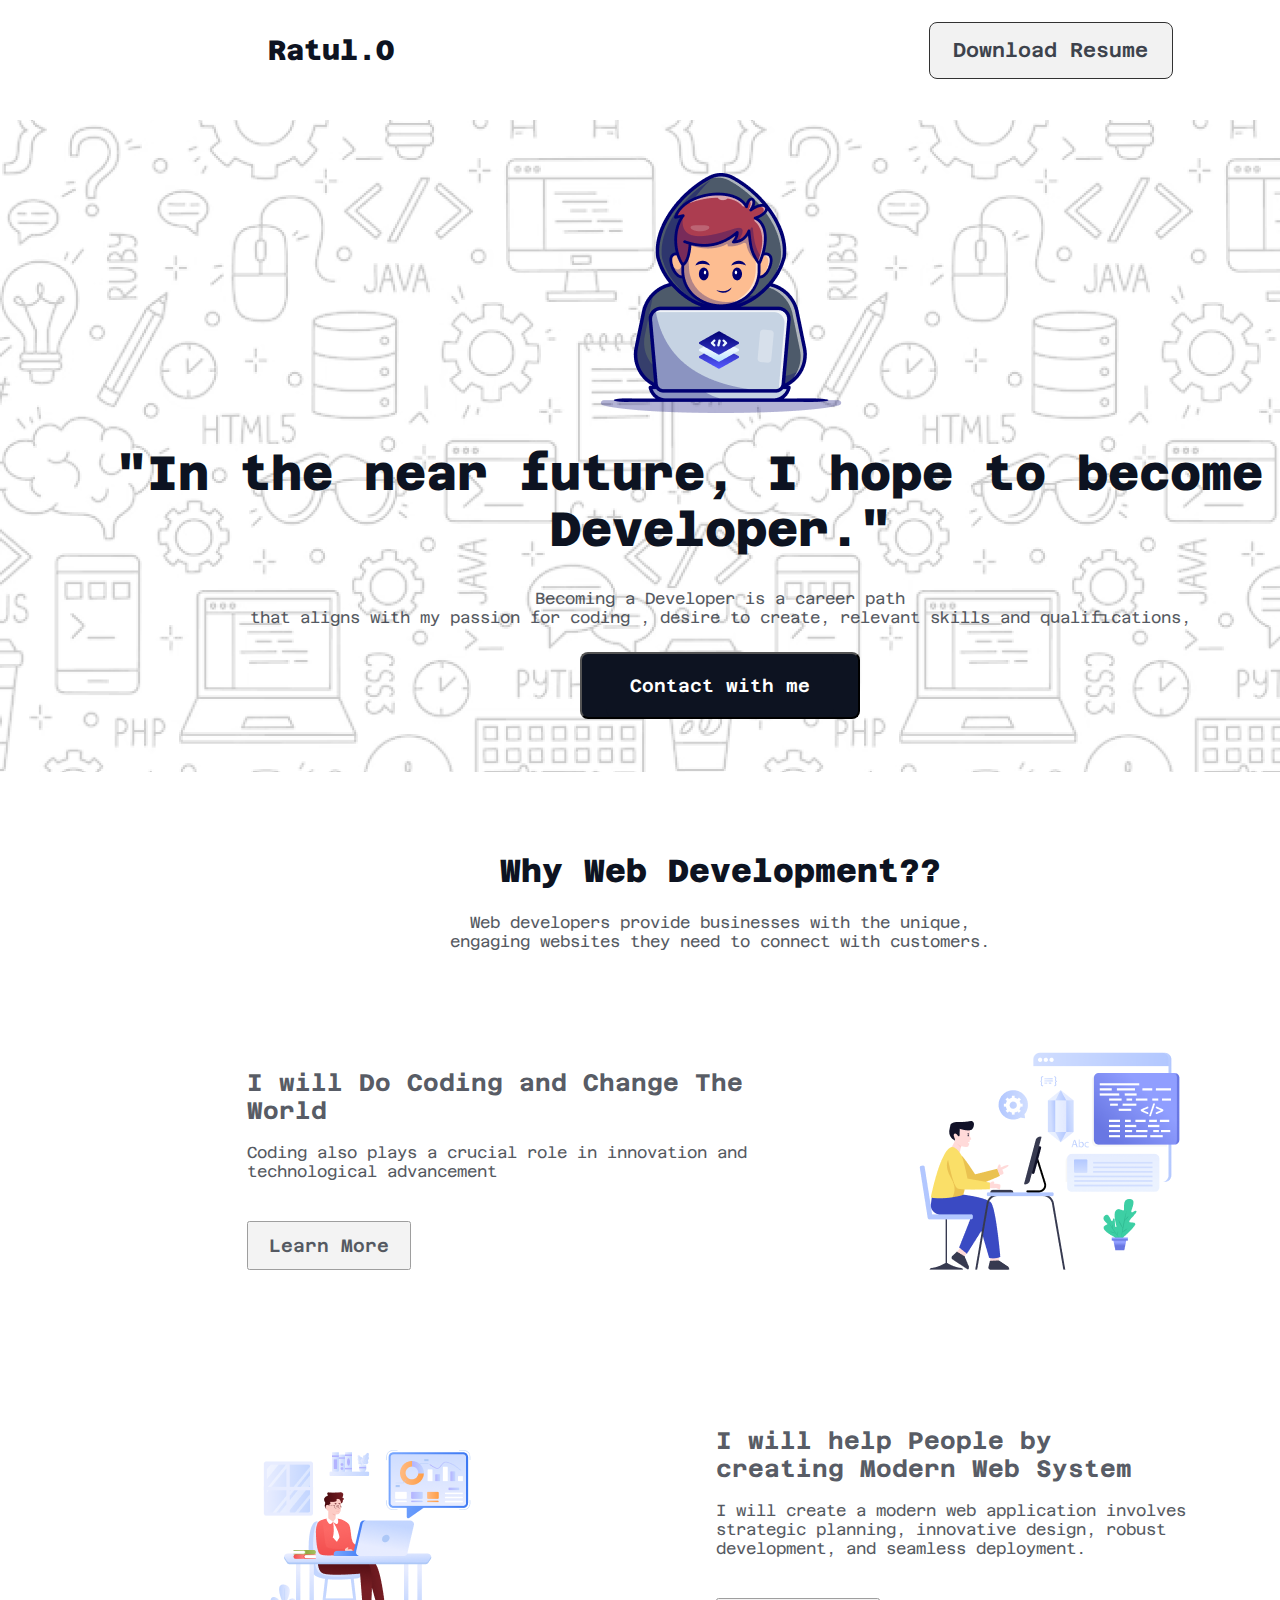
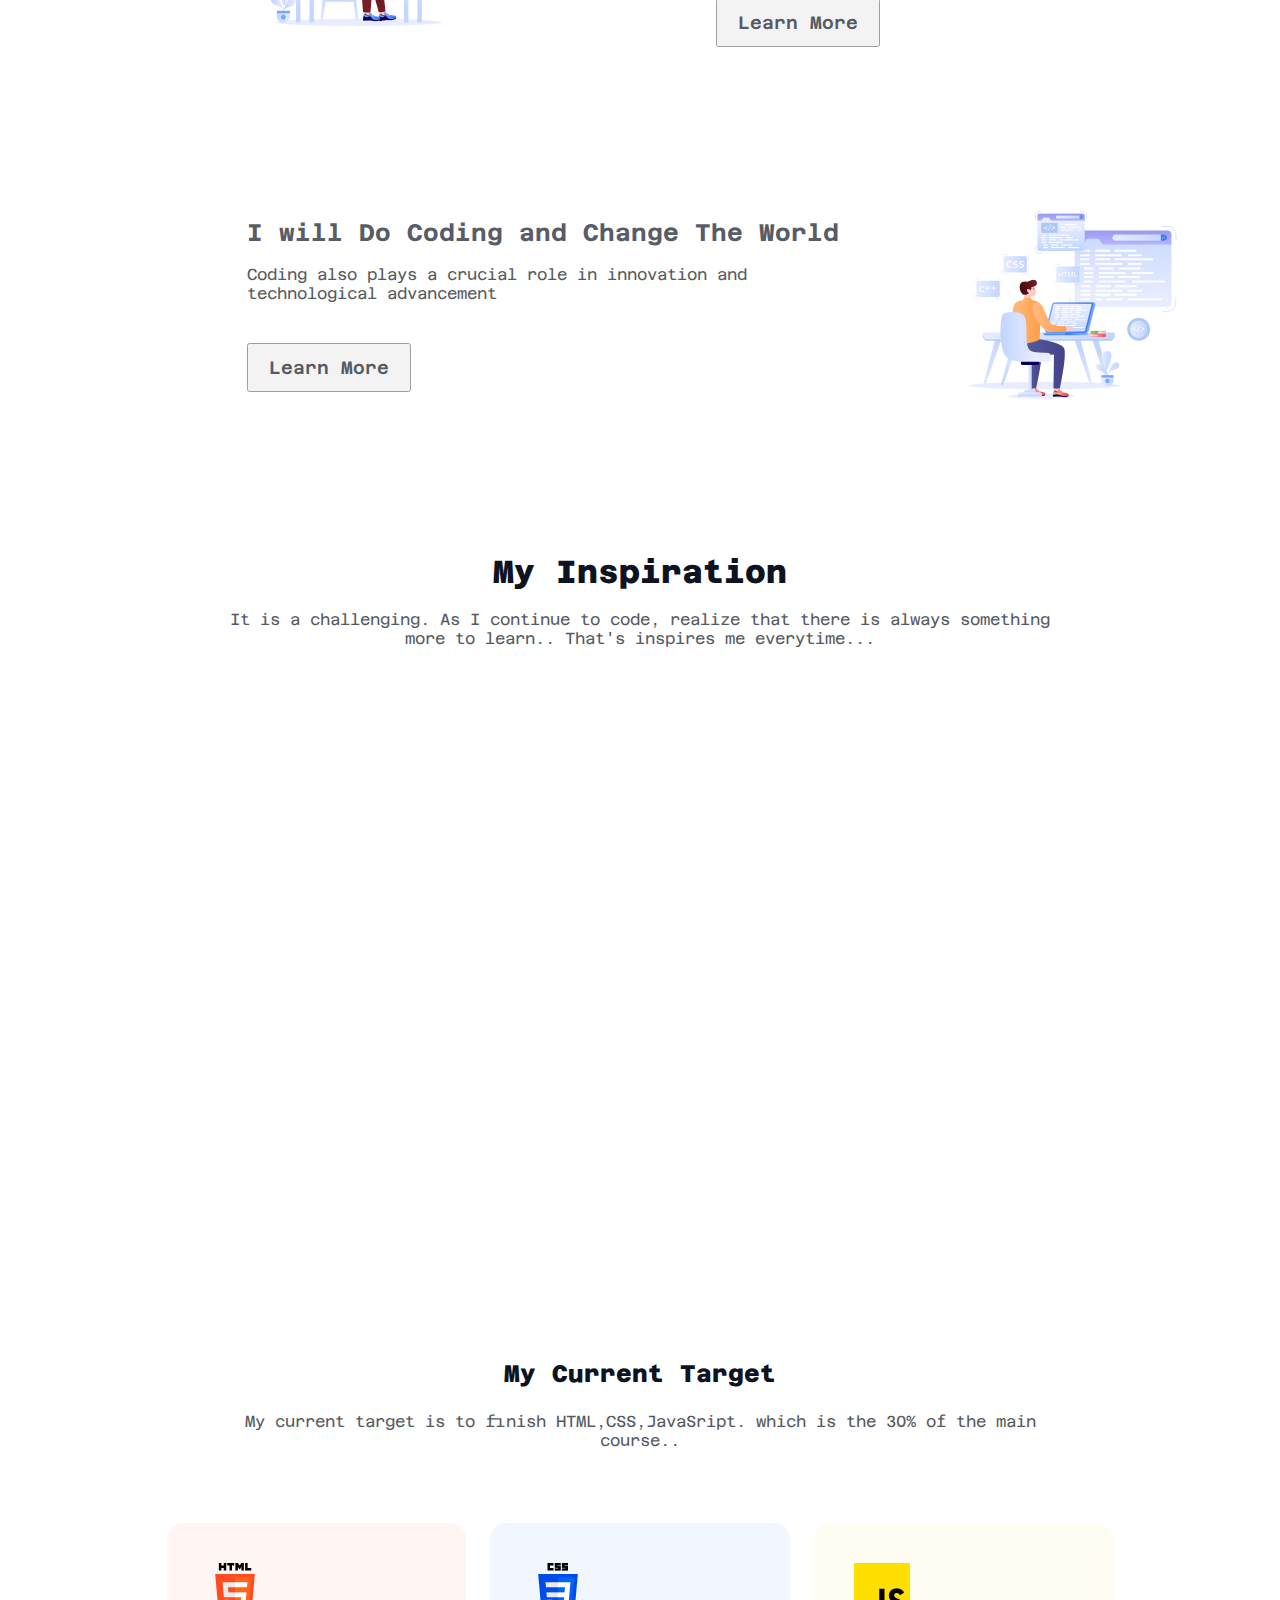
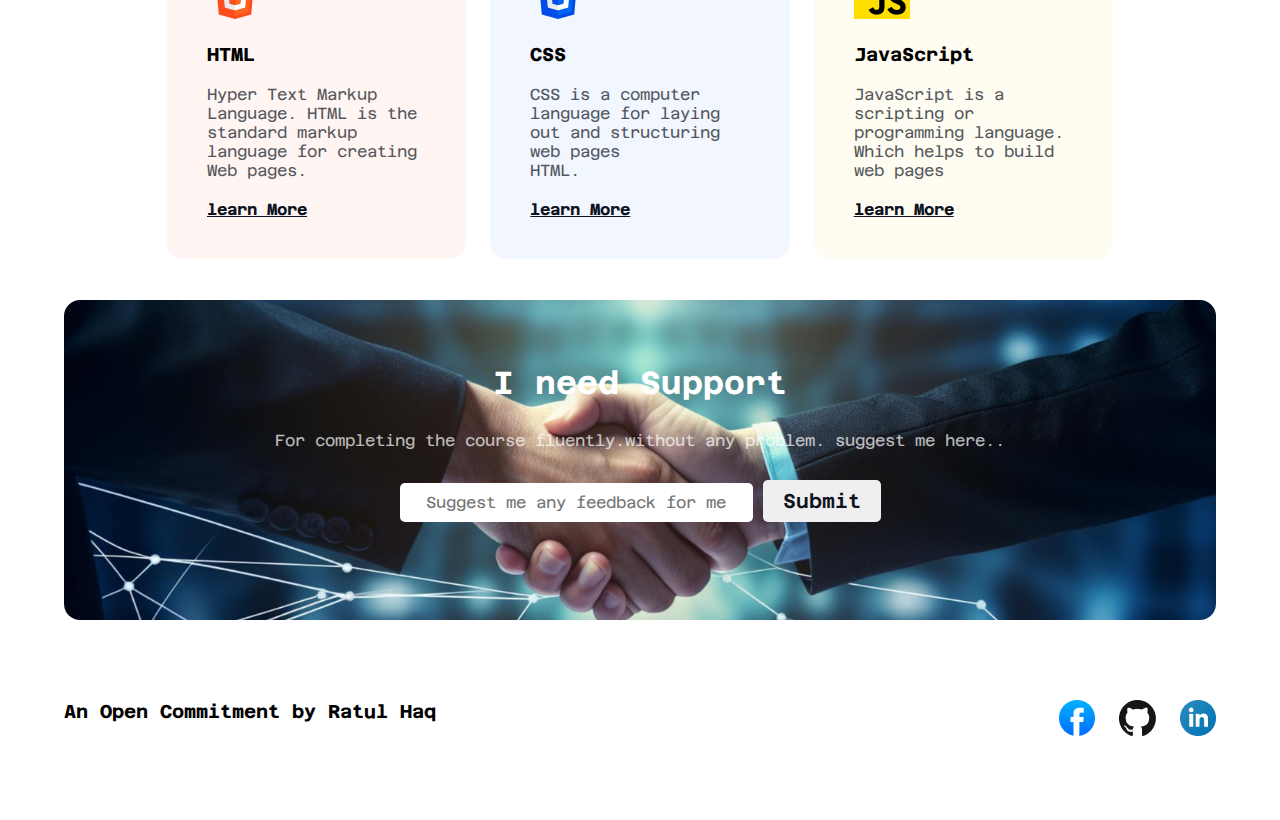
<file: index.html>
<!DOCTYPE html>
<html lang="en">

<head>
    <meta charset="UTF-8">
    <meta name="viewport" content="width=device-width, initial-scale=1.0">
    <title>Assignment Portfolio</title>
    <link rel="stylesheet" href="styles/style.css">
</head>

<body>
    <header>
        <nav>
            <ul>
                <li class="li-title">Ratul.O</li>
                <li><button class="li-btn">Download Resume</button></li>
            </ul>
        </nav>
        <section class="header">
            <div class="header-img">
                <img src="assets/Group.png" alt="">
            </div>
            <div class="header-parts">
                <h2 class="header-part-title">"In the near future, I hope to become a Developer."</h2>
                <p class="header-part-des"> Becoming a Developer is a career path <br> that aligns with my passion for
                    coding , desire to create, relevant skills and qualifications,</p>
            </div>
            <div><button class="btn-header"><a class="btn-header" href="#connect me">Contact with me</a></button></div>
        </section>

    </header>
    <main>
        <section class="first-parts">
            <div class="first-parts-content">
                <div class="first-part">
                    <div class="first-part-header">
                        <h2>Why Web Development??</h2>
                        <p> Web developers provide businesses with the unique, <br> engaging websites they need to
                            connect with customers.</p>
                    </div>
                </div>
                <div class="first-part-box">
                    <div class="first-box-content">
                        <h2>I will Do Coding and Change The <br> World</h2>
                        <p class="first-box-des">Coding also plays a crucial role in innovation and <br> technological
                            advancement</p>
                        <div><button>Learn More</button></div>
                    </div>
                    <div class="first-box-img"><img src="assets/Layer_1.png" alt=""></div>

                </div>
                <div class="first-part-box">
                    <div class="first-box-img"><img src="assets/Group 3.png" alt=""></div>
                    <div class="first-box-content2">
                        <h2>I will help People by creating Modern Web System</h2>
                        <p class="first-box-des">I will create a modern web application involves strategic planning,
                            innovative design, robust development, and seamless deployment.</p>
                        <button>Learn More</button>
                    </div>


                </div>
                <div class="first-part-box">
                    <div class="first-box-content">
                        <h2>I will Do Coding and Change The World</h2>
                        <p class="first-box-des">Coding also plays a crucial role in innovation and <br> technological
                            advancement</p>
                        <button>Learn More</button>
                    </div>
                    <div class="first-box-img"><img src="assets/Group 4.png" alt=""></div>

                </div>
            </div>
        </section>
        <!-- First-section-ends -->
        <!-- third-part starts -->
        <section class="third-parts">
            <div class="third-part1">
                <h2>My Inspiration</h2>
                <p>It is a challenging. As I continue to code, realize that there is always something more to learn.. That's inspires me everytime... </p>
            </div>
            <div class="third-part2">
                <iframe width: 1076px; height: 550px;
                    src="https://www.youtube.com/embed/JUwePydwbUI?si=ce7266mxF22sYwEP" title="YouTube video player"
                    frameborder="0"
                    allow="accelerometer; autoplay; clipboard-write; encrypted-media; gyroscope; picture-in-picture; web-share"
                    referrerpolicy="strict-origin-when-cross-origin" allowfullscreen></iframe>
            </div>
        </section>
        <!-- third-part ends -->
        <!-- Second-part starts -->
        <section class="second-parts">
            <div class="second-part">
                <h2>My Current Target</h2>
                <p> My current target is to finish HTML,CSS,JavaSript. which is the 30% of the main course..
                </p>
            </div>
            <div class="second-parts-box">
                <div class="second-part-boxes">
                    <div class="second-part-box1">
                        <div>
                            <img src="assets/html.png" alt="">
                        </div>
                        <h3 class="second-part-box-h2">HTML</h3>
                        <p class="second-part-box-p">Hyper Text Markup Language. HTML is the standard markup language for creating Web pages.</p>
                        <a class="second-part-box-h4" target="_blank" href="https://html.com/">learn More</a>
                    </div>
                    <div class="second-part-box2">
                        <div>
                            <img src="assets/css.png" alt="">
                        </div>
                        <h3 class="second-part-box-h2">CSS</h3>
                        <p class="second-part-box-p">CSS is a computer language for laying out and structuring <br> web pages <br> HTML.</p>
                         <a class="second-part-box-h4" target="_blank" href="https://css-tricks.com/">learn More</a>
                    </div>
                    <div class="second-part-box3">
                        <div>
                            <img src="assets/js.png" alt="">
                        </div>
                        <h3 class="second-part-box-h2">JavaScript</h3>
                        <p class="second-part-box-p">JavaScript is a scripting or programming language. Which helps to build web pages</p>
                        <a class="second-part-box-h4" target="_blank" href="https://www.javascript.com/">learn More</a>
                    </div>
                </div>
            </div>
        </section>
        <!-- Second-part ends -->
         <!-- fourth-part-starts -->
          <section id="connect me" class="fourth-parts">
            <div class="fourth-part">
                <h2>I need Support</h2>
                <p> For completing the course fluently.without any problem. suggest me here..</p>
                <div>
                    <input type="text" placeholder="Suggest me any feedback for me" name="" id="">
                    <input class="btn" type="button" value="Submit">
                </div>
            </div>

          </section>
         <!-- fourth-part-ends -->

    </main>
    <footer class="footer-parts">
        <div class="footer-part">
            <div class="footer-title"><h3>An Open Commitment by Ratul Haq</h3></div>
            <div class="tags">
                <a target="_blank" href="https://www.facebook.com/"><img src="assets/facebook.png" alt=""></a>
                <a target="_blank" href="https://github.com/"><img src="assets/github.png" alt=""></a>
                <a target="_blank" href="https://www.linkedin.com/"><img src="assets/linkedin-icon 1.png" alt=""></a>
            </div>
        </div>
    </footer>
</body>

</html>
</file>
<file: styles/style.css>
@import url('https://fonts.googleapis.com/css2?family=Azeret+Mono:ital,wght@0,100..900;1,100..900&display=swap');


* {
    margin: 0;
    padding: 0;
    font-family: "Azeret Mono", monospace;
}

/* Header nav part style */
nav {
    width: 1440px;
    margin-bottom: 20px;
}

nav ul {
    display: flex;
    height: 100px;
    justify-content: space-around;
    align-items: center;
    list-style-type: none;
}

.li-title {
    color: rgb(13, 19, 33);
    font-family: Azeret Mono;
    font-size: 28px;
    font-weight: 800;
}

.li-btn {
    color: rgb(13, 19, 33);
    font-family: Azeret Mono;
    font-size: 20px;
    font-weight: 600;
    text-align: center;
    box-sizing: border-box;
    border: 1px solid rgb(13, 19, 33);
    border-radius: 8px;
    opacity: 0.8;
    display: flex;
    flex-direction: row;
    justify-content: center;
    align-items: center;
    padding: 17px 0px 17px 0px;
    width: 244px;
    height: 57px;
    /* text-decoration: none; */
    border: .5px solid black;
}

/* headersection styles */
.header {
    width: 1440px;
    height: 652px;
    display: flex;
    flex-direction: column;
    justify-content: center;
    align-items: center;
    background-image: url(../assets/Hero-bg.png);
    margin-bottom: 80px;

}

.header-img {
    width: 240.28px;
    height: 240px;

}

.header-part-title {
    color: rgb(13, 19, 33);
    font-family: Azeret Mono;
    font-size: 48px;
    font-weight: 800;
    text-align: center;
    margin: 32px;
}

.header-part-des {
    color: rgb(13, 19, 33);
    font-family: Azeret Mono;
    font-size: 16px;
    font-weight: 400;
    opacity: 0.7;
    text-align: center;
    margin-bottom: 25px;
}

.btn-header {
    color: rgb(255, 255, 255);
    font-family: Azeret Mono;
    font-size: 18px;
    font-weight: 600;
    padding: 21px 24px 21px 24px;
    border-radius: 8px;
    background: rgb(13, 19, 33);
    text-decoration: none;
}

/* Section First-part styles */
main {
    max-width: 1440px;
}

.first-parts {
    width: 1440px;
    /* height: 1393px; */
}

.first-parts-content {
    width: 90%;
    margin: 0 auto;
    /* border: 2px solid gray; */
}

.first-part {
    text-align: center;
    margin-bottom: 50px;
}

.first-part h2 {
    color: rgb(13, 19, 33);
    font-family: Azeret Mono;
    font-size: 32px;
    font-weight: 800;
    margin: 24px 47px;

}

.first-part p {
    color: rgb(13, 19, 33);
    font-family: Azeret Mono;
    font-size: 16px;
    font-weight: 400;
    opacity: 0.7;
}

.first-part-box {
    /* border: 2px solid red; */
    width: 946px;
    height: 336px;
    margin: 0 auto;
    border-radius: 16px;
    background: linear-gradient(90.00deg, rgb(255, 255, 255), rgba(255, 255, 255, 0) 100%);
    display: flex;
    justify-content: space-between;
    margin-bottom: 32px;
}

.first-part-box button {
    color: rgb(13, 19, 33);
    font-family: Azeret Mono;
    font-size: 18px;
    font-weight: 600;
    padding: 12px 20px 12px 20px;
    opacity: 0.7;
}

.first-box-content {
    display: flex;
    justify-content: center;
    align-items: flex-start;
    flex-direction: column;


}

.first-box-content2 {
    display: flex;
    justify-content: center;
    align-items: flex-start;
    flex-direction: column;
    gap: 20px 0 10px 0;
    width: 477px;
    /* height: 219px; */
}

.first-box-content2 h2 {
    color: rgba(13, 19, 33, 0.7);
    font-family: Azeret Mono;
    font-size: 24px;
    font-weight: 700;
    margin-bottom: 18px;
}

.first-box-content h2 {
    color: rgba(13, 19, 33, 0.7);
    font-family: Azeret Mono;
    font-size: 24px;
    font-weight: 700;
    margin-bottom: 18px;
}

.first-box-des {
    color: rgb(13, 19, 33);
    font-family: Azeret Mono;
    font-size: 16px;
    font-weight: 400;
    margin-bottom: 15px;
    opacity: 0.7;
    margin: 0 0 40px 0;

}

.first-box-img {
    display: flex;
    justify-content: center;
    align-items: center;
}

/* second-part styles */
.second-parts {
    width: 90%;
    height: 460px;
    margin: 0 auto;
    /* border: 2px solid yellow; */
}

.second-part {
    text-align: center;
    width: 852px;
    height: 113px;
    margin: 0 auto;
    margin-bottom: 50px;

}

.second-part h2 {
    color: rgb(13, 19, 33);
    font-family: Azeret Mono;
    font-size: 24px;
    font-weight: 800;
    margin-bottom: 24px;
}

.second-part p {
    color: rgb(13, 19, 33);
    font-family: Azeret Mono;
    font-size: 16px;
    font-weight: 400;
    opacity: 0.7;
}

/* second-parts-box */
.second-part-boxes {
    display: flex;
    width: 946px;
    /* height: 336px; */
    margin: 0 auto;
    /* border: 2px solid navy; */
    gap: 24px;
    justify-content: space-between;

}

.second-part-box1 {
    /* border: 2px solid blue; */
    width: 30%;
    padding: 40px;
    display: flex;
    flex-direction: column;
    gap: 20px;
    background-color: rgba(255, 76, 30, 0.05);
    border-radius: 16px;
}

.second-part-box2 {
    /* border: 2px solid red; */
    width: 30%;
    padding: 40px;
    display: flex;
    flex-direction: column;
    gap: 20px;
    border-radius: 16px;
    background: rgba(0, 76, 232, 0.05);
}

.second-part-box3 {
    /* border: 2px solid rgb(85, 28, 63); */
    width: 30%;
    padding: 40px;
    display: flex;
    flex-direction: column;
    gap: 20px;
    border-radius: 16px;
    background: rgba(255, 223, 0, 0.05);
}

.second-part-box-h3 {
    color: rgb(13, 19, 33);
    font-family: Azeret Mono;
    font-size: 24px;
    font-weight: 800;


}

.second-part-box-p {
    color: rgb(13, 19, 33);
    font-family: Azeret Mono;
    font-size: 16px;
    font-weight: 400;
    opacity: 0.7;

}

.second-part-box-h4 {

    color: rgb(13, 19, 33);
    font-family: Azeret Mono;
    font-size: 16px;
    font-weight: 700;
    text-decoration-line: underline;
}

/* third-part-styles  */
.third-parts {
    width: 90%;
    margin: 80px auto;
    /* border: 2px solid purple; */
}

.third-part1 {
    text-align: center;
    width: 852px;
    height: 113px;
    margin: 0 auto;
}

.third-part1 h2 {
    color: rgb(13, 19, 33);
    /* font-family: Azeret Mono; */
    font-size: 32px;
    font-weight: 800;
    margin: 20px;
}

.third-part1 p {
    color: rgb(13, 19, 33);
    font-family: Azeret Mono;
    font-size: 16px;
    font-weight: 400;
    opacity: 0.7;
    margin-bottom: 50px;

}

.third-part2 {
    width: 1140px;
    height: 614px;
    margin: 0 auto;
    display: flex;
    align-items: center;
    justify-content: center;
}

.third-part2 iframe {
    width: 1076px;
    height: 550px;
}

/* frth part styles */
.fourth-parts {
    width: 90%;
    margin: 80px auto;
    height: 320px;
    background-image: url(../assets/handshake.jpg);
    background-position: center;
    background-size: cover;
    background-repeat: no-repeat;
    border-radius: 16px;
    background: rgba(0, 0, 0, 0.2),
    rgba(0, 0, 0, 0.2),
    rgba(0, 0, 0, 0.2);
    background-blend-mode: overlay;
}
.fourth-part{
    display: flex;
    padding: 64px 48px;
    flex-direction: column;
    gap: 30px;
    justify-content: center;
    align-items: center;
}

.fourth-part h2 {
    color: rgb(255, 255, 255);
    font-family: Azeret Mono;
    font-size: 32px;
    font-weight: 700;
}

.fourth-part p {
    color: rgb(255, 255, 255);
    font-family: Azeret Mono;
    font-size: 16px;
    font-weight: 400;
    opacity: 0.7;
}
.fourth-part div input[type="text"]{
    color: rgba(13, 19, 33, 0.4);
font-family: Azeret Mono;
font-size: 16px;
font-weight: 400;
width: 313px;
height: 19px;
padding:10px 20px;
text-align: center;
border: none;
border-radius: 5px;
}
.btn{
    color: rgb(13, 19, 33);
font-family: Azeret Mono;
font-size: 20px;
font-weight: 600;
align-items: center;
padding: 9px 20px;
border: none;
border-radius: 5px;
}
/* footer part styles */
.footer-parts{
    max-width: 1440px;

}
.footer-part{
    width: 90%;
    margin: 80px auto;
    display: flex;
    justify-content: space-between;
}
.footer-title h2{
    color: rgb(13, 19, 33);
font-family: Azeret Mono;
font-size: 20px;
font-weight: 600;
}
.tags{
    display: flex;
    gap: 24px;
}
</file>
